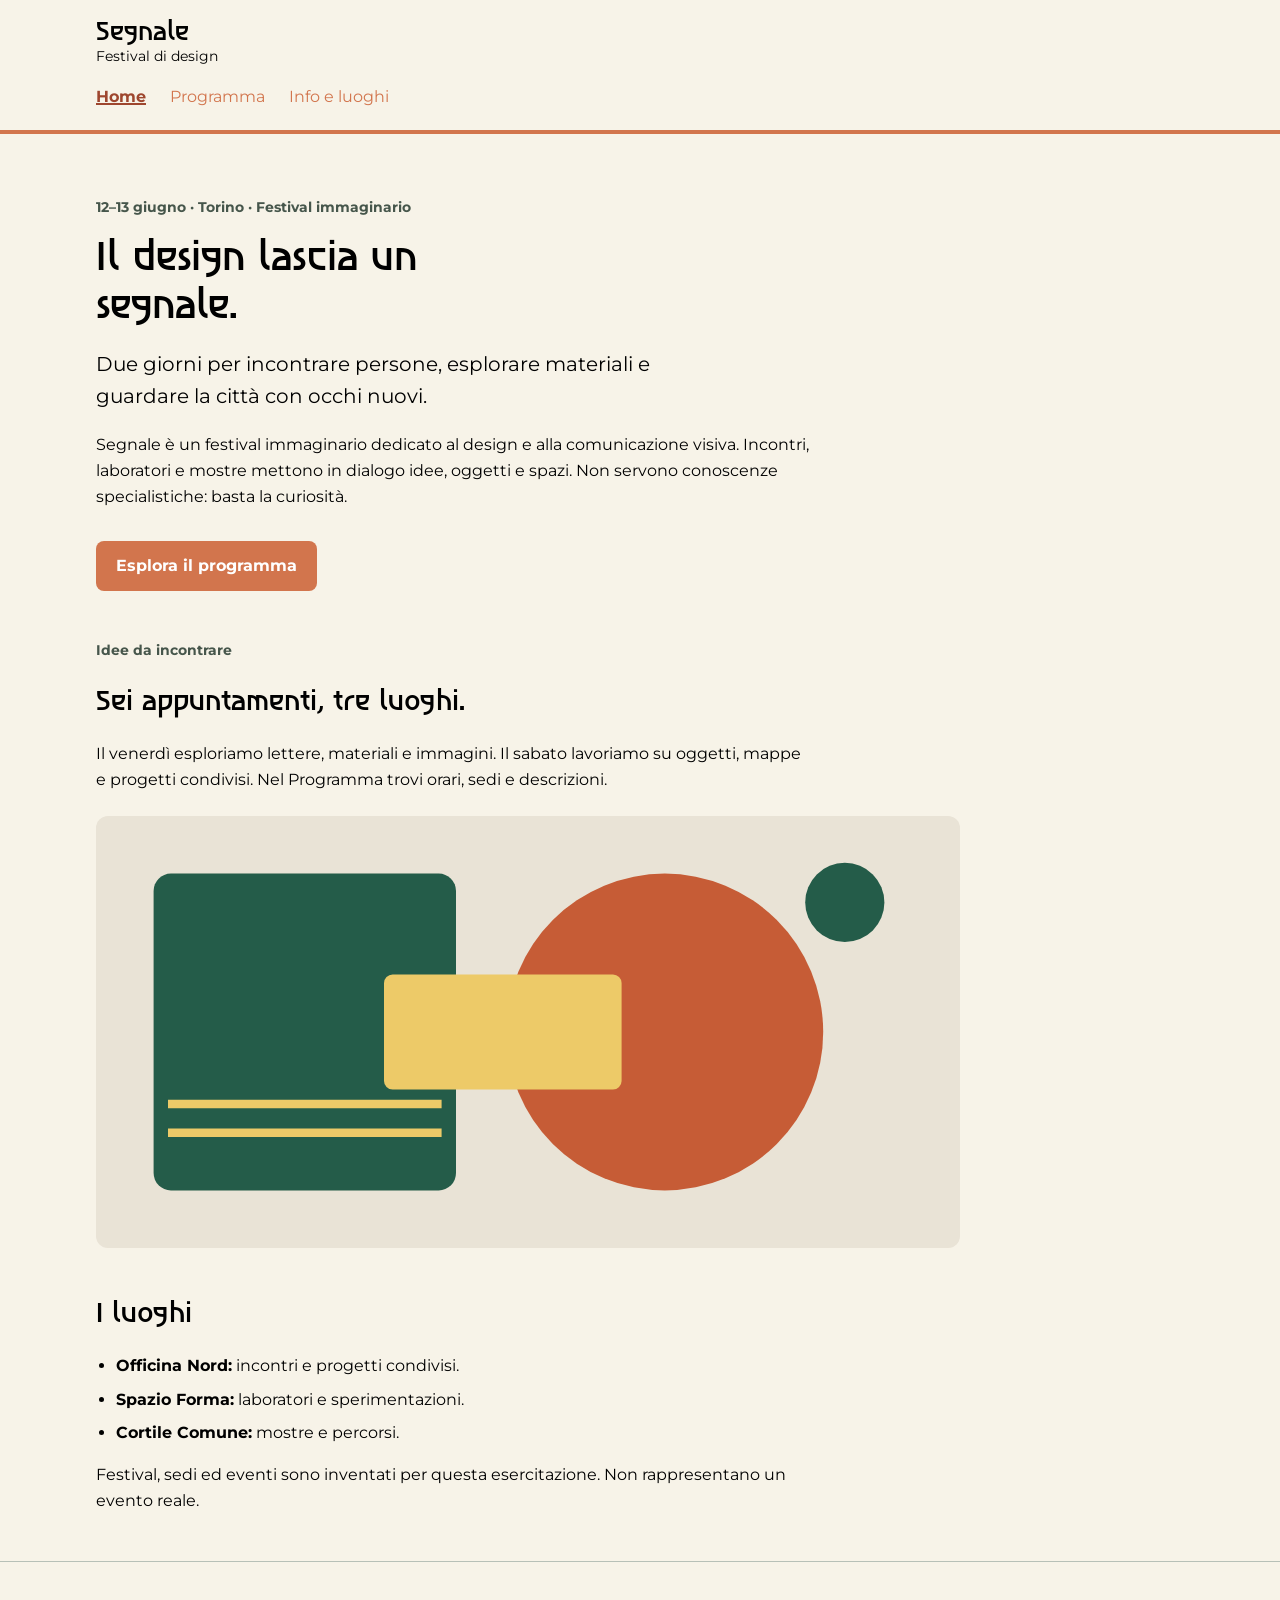
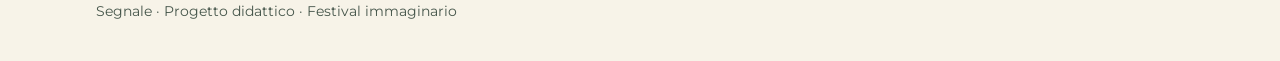
<file: index.html>
<!doctype html>
<html lang="it">
<head>
  <meta charset="utf-8">
  <meta name="viewport" content="width=device-width, initial-scale=1">
  <title>Segnale — Festival di design</title>
  <link rel="preconnect" href="https://fonts.googleapis.com">
  <link rel="preconnect" href="https://fonts.gstatic.com" crossorigin>
  <link href="https://fonts.googleapis.com/css2?family=Asimovian&family=Montserrat:wght@400;600;700&display=swap" rel="stylesheet">
  <link rel="stylesheet" href="style.css">
</head>
<body>
  <a class="skip-link" href="#contenuto">Vai al contenuto</a>
  <header class="site-header">
    <div class="container">
      <a class="brand" href="index.html">Segnale<span>Festival di design</span></a>
      <nav aria-label="Navigazione principale">
        <a href="index.html" aria-current="page">Home</a>
        <!-- Da completare: collegare questa voce alla pagina Programma. -->
        <a href="programma.html">Programma</a>
        <a href="info.html">Info e luoghi</a>
      </nav>
    </div>
  </header>

  <main id="contenuto" class="container">
    <section class="intro" aria-labelledby="titolo-home">
      <p class="eyebrow">12–13 giugno · Torino · Festival immaginario</p>
      <h1 id="titolo-home">Il design lascia un segnale.</h1>
      <p class="lead">Due giorni per incontrare persone, esplorare materiali e guardare la città con occhi nuovi.</p>
      <p class="reading-text">Segnale è un festival immaginario dedicato al design e alla comunicazione visiva. Incontri, laboratori e mostre mettono in dialogo idee, oggetti e spazi. Non servono conoscenze specialistiche: basta la curiosità.</p>
      <!-- Da completare: anche questo collegamento deve aprire il Programma. -->
      <a class="button-link" href="programma.html">Esplora il programma</a>
    </section>

    <section class="content-section" aria-labelledby="titolo-festival">
      <p class="eyebrow">Idee da incontrare</p>
      <h2 id="titolo-festival">Sei appuntamenti, tre luoghi.</h2>
      <p class="reading-text">Il venerdì esploriamo lettere, materiali e immagini. Il sabato lavoriamo su oggetti, mappe e progetti condivisi. Nel Programma trovi orari, sedi e descrizioni.</p>
      <img class="festival-image" src="assets/festival.svg" alt="Composizione geometrica di cerchi e rettangoli nei colori del festival" width="1200" height="600">
    </section>

    <section class="content-section" aria-labelledby="titolo-luoghi">
      <h2 id="titolo-luoghi">I luoghi</h2>
      <ul class="venues">
        <li><strong>Officina Nord:</strong> incontri e progetti condivisi.</li>
        <li><strong>Spazio Forma:</strong> laboratori e sperimentazioni.</li>
        <li><strong>Cortile Comune:</strong> mostre e percorsi.</li>
      </ul>
      <p class="reading-text">Festival, sedi ed eventi sono inventati per questa esercitazione. Non rappresentano un evento reale.</p>
    </section>
  </main>

  <footer class="site-footer"><div class="container"><p>Segnale · Progetto didattico · Festival immaginario</p></div></footer>
</body>
</html>
</file>
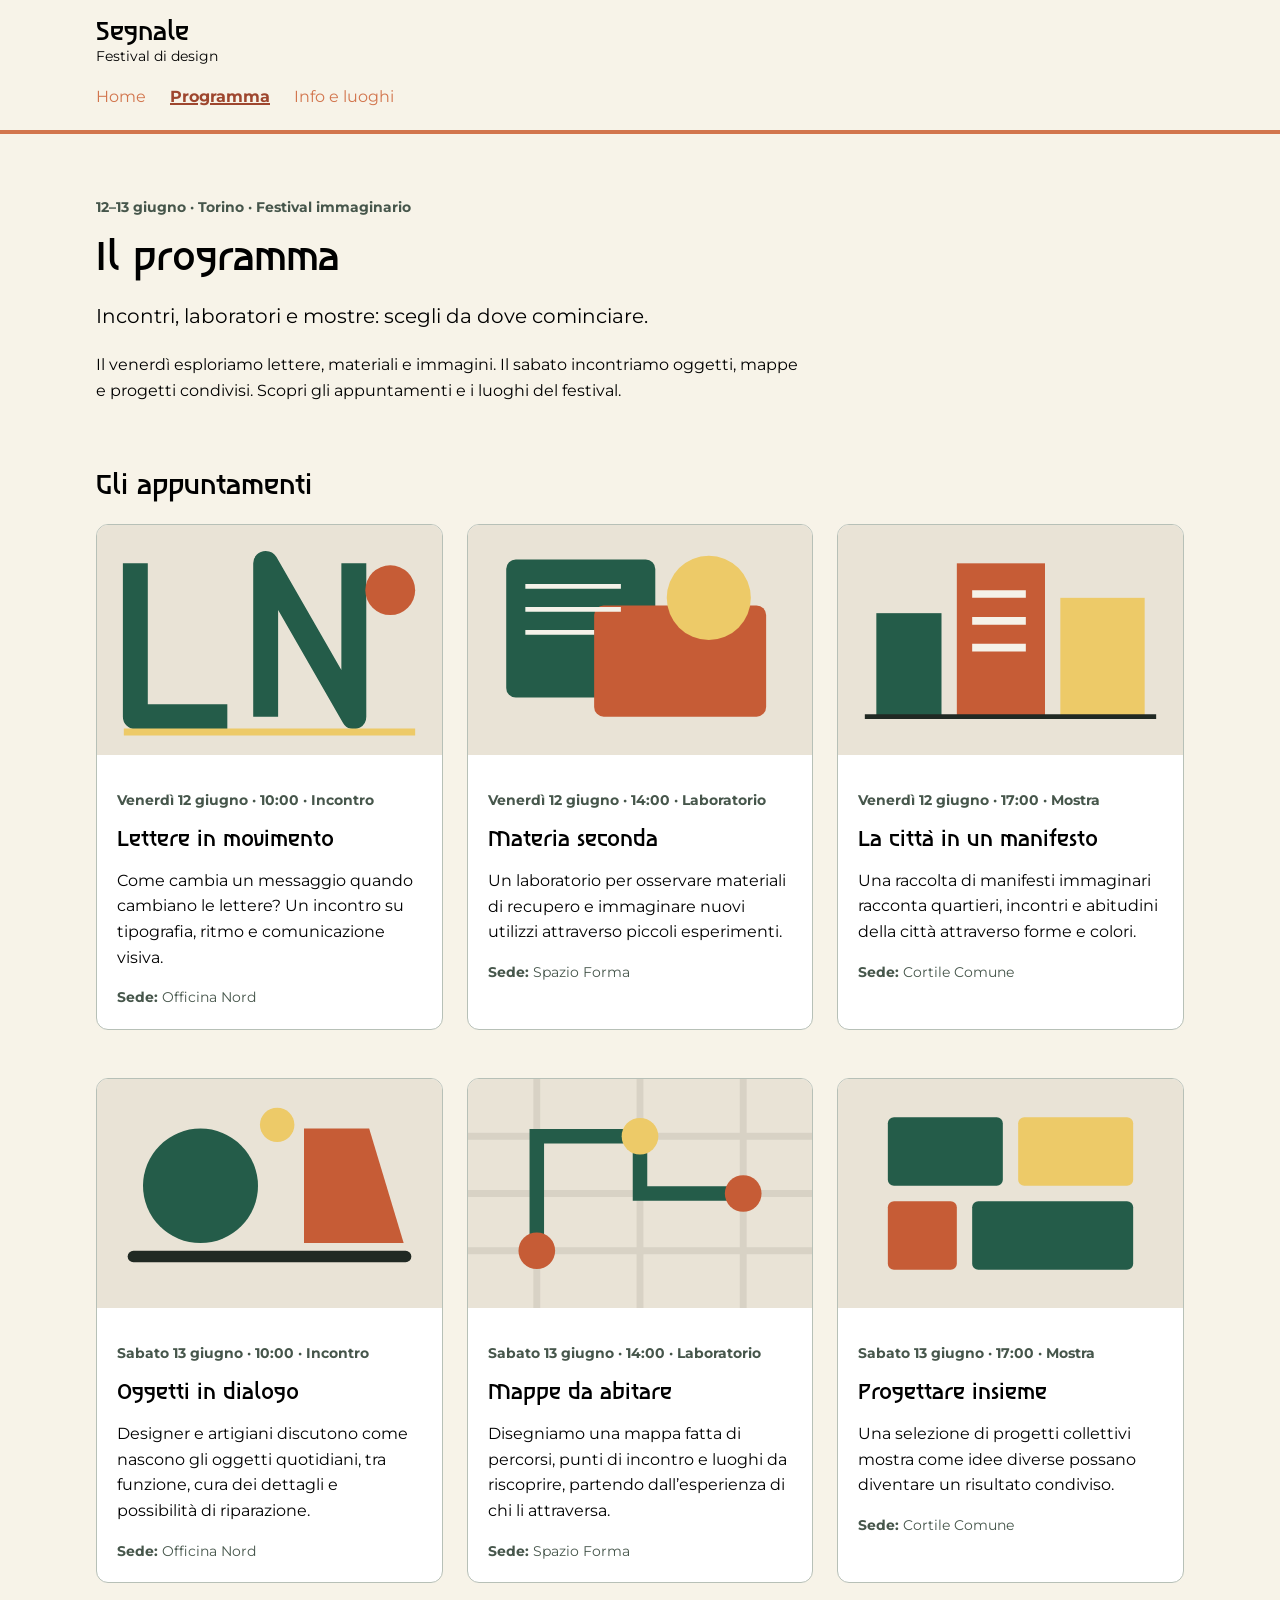
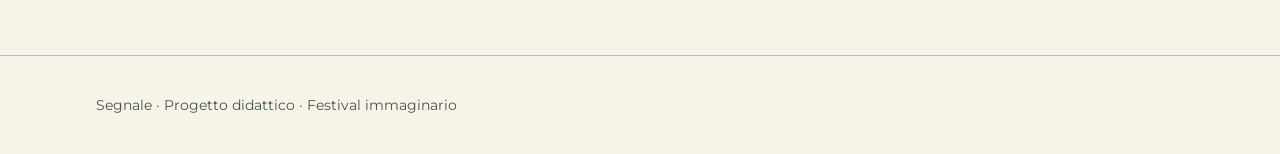
<file: programma.html>
<!doctype html>
<html lang="it">
<head>
  <meta charset="utf-8">
  <meta name="viewport" content="width=device-width, initial-scale=1">
  <title>Programma — Segnale</title>
  <link rel="preconnect" href="https://fonts.googleapis.com">
  <link rel="preconnect" href="https://fonts.gstatic.com" crossorigin>
  <link href="https://fonts.googleapis.com/css2?family=Asimovian&family=Montserrat:wght@400;600;700&display=swap" rel="stylesheet">
  <link rel="stylesheet" href="style.css">
</head>
<body>
  <a class="skip-link" href="#contenuto">Vai al contenuto</a>
  <header class="site-header">
    <div class="container">
      <a class="brand" href="index.html">Segnale<span>Festival di design</span></a>
      <nav aria-label="Navigazione principale">
        <!-- Da completare: collegare questa voce alla Home. -->
        <a href="index.html">Home</a>
        <a href="programma.html" aria-current="page">Programma</a>
        <a href="info.html">Info e luoghi</a>
      </nav>
    </div>
  </header>

  <main id="contenuto" class="container">
    <section class="intro" aria-labelledby="titolo-programma">
      <p class="eyebrow">12–13 giugno · Torino · Festival immaginario</p>
      <h1 id="titolo-programma">Il programma</h1>
      <p class="lead">Incontri, laboratori e mostre: scegli da dove cominciare.</p>
      <p class="reading-text">Il venerdì esploriamo lettere, materiali e immagini. Il sabato incontriamo oggetti, mappe e progetti condivisi. Scopri gli appuntamenti e i luoghi del festival.</p>
    </section>

    <section class="content-section" aria-labelledby="titolo-eventi">
      <h2 id="titolo-eventi">Gli appuntamenti</h2>
      <div class="event-grid">
        <article class="event-card">
          <img src="assets/lettere-in-movimento.svg" alt="Lettere geometriche disposte su una griglia" width="900" height="600">
          <div class="event-body">
            <p class="event-meta">Venerdì 12 giugno · 10:00 · Incontro</p>
            <h3>Lettere in movimento</h3>
            <p>Come cambia un messaggio quando cambiano le lettere? Un incontro su tipografia, ritmo e comunicazione visiva.</p>
            <p class="event-place"><strong>Sede:</strong> Officina Nord</p>
          </div>
        </article>
        <article class="event-card">
          <img src="assets/materia-seconda.svg" alt="Forme sovrapposte che richiamano campioni di materiali" width="900" height="600">
          <div class="event-body">
            <p class="event-meta">Venerdì 12 giugno · 14:00 · Laboratorio</p>
            <h3>Materia seconda</h3>
            <p>Un laboratorio per osservare materiali di recupero e immaginare nuovi utilizzi attraverso piccoli esperimenti.</p>
            <p class="event-place"><strong>Sede:</strong> Spazio Forma</p>
          </div>
        </article>
        <article class="event-card">
  <img src="assets/citta-manifesto.svg" alt="Rettangoli colorati compongono una città astratta." width="900" height="600">
  <div class="event-body">
    <p class="event-meta">Venerdì 12 giugno · 17:00 · Mostra</p>
    <h3>La città in un manifesto</h3>
    <p>Una raccolta di manifesti immaginari racconta quartieri, incontri e abitudini della città attraverso forme e colori.</p>
    <p class="event-place"><strong>Sede:</strong> Cortile Comune</p>
  </div>
</article>

<article class="event-card">
  <img src="assets/oggetti-dialogo.svg" alt="Due forme geometriche si fronteggiano sopra una linea comune." width="900" height="600">
  <div class="event-body">
    <p class="event-meta">Sabato 13 giugno · 10:00 · Incontro</p>
    <h3>Oggetti in dialogo</h3>
    <p>Designer e artigiani discutono come nascono gli oggetti quotidiani, tra funzione, cura dei dettagli e possibilità di riparazione.</p>
    <p class="event-place"><strong>Sede:</strong> Officina Nord</p>
  </div>
</article>

<article class="event-card">
  <img src="assets/mappe-abitare.svg" alt="Un percorso collega tre punti su una mappa geometrica." width="900" height="600">
  <div class="event-body">
    <p class="event-meta">Sabato 13 giugno · 14:00 · Laboratorio</p>
    <h3>Mappe da abitare</h3>
    <p>Disegniamo una mappa fatta di percorsi, punti di incontro e luoghi da riscoprire, partendo dall’esperienza di chi li attraversa.</p>
    <p class="event-place"><strong>Sede:</strong> Spazio Forma</p>
  </div>
</article>

<article class="event-card">
  <img src="assets/progettare-insieme.svg" alt="Moduli di colori diversi si incastrano in una composizione comune." width="900" height="600">
  <div class="event-body">
    <p class="event-meta">Sabato 13 giugno · 17:00 · Mostra</p>
    <h3>Progettare insieme</h3>
    <p>Una selezione di progetti collettivi mostra come idee diverse possano diventare un risultato condiviso.</p>
    <p class="event-place"><strong>Sede:</strong> Cortile Comune</p>
  </div>
</article>

      </div>
    </section>
  </main>

  <footer class="site-footer"><div class="container"><p>Segnale · Progetto didattico · Festival immaginario</p></div></footer>
</body>
</html>
</file>
<file: style.css>
/* Stile iniziale: tipografia, colori e variabili CSS sono già predisposti.
   Lavoreremo su collegamenti, CSS condiviso e disposizione delle schede. */

/* Scelte comuni: ogni regola usa var() per richiamarne il valore. */
:root {
  --colore-primario: #d2754d;
  --colore-primario-scuro: #9e462e;
  --colore-sfondo: #f7f3e8;
  --colore-testo: #000000;
  --font-testo: "Montserrat", Helvetica, sans-serif;
  --font-titoli: "Asimovian", sans-serif;
}

* {
  box-sizing: border-box;
}

body {
  margin: 0;
  background: var(--colore-sfondo);
  color: var(--colore-testo);
  font-family: var(--font-testo);
  font-size: 1rem;
  line-height: 1.6;
}

a {
  color: var(--colore-primario);
}

a:hover {
  text-decoration-thickness: 3px;
}

a:focus-visible {
  outline: 3px solid var(--colore-testo);
  outline-offset: 4px;
}

.container {
  width: 92%;
  max-width: 68rem;
  margin: 0 auto;
}

.site-header {
  position: sticky;
  top: 0;
  z-index: 1000;
  padding: 0.75rem 0;
  background: var(--colore-sfondo);
  border-bottom: 4px solid var(--colore-primario);
}

.brand {
  display: inline-block;
  color: var(--colore-testo);
  font-family: var(--font-titoli);
  font-size: 1.65rem;
  font-weight: 400;
  line-height: 1.15;
  text-decoration: none;
}

.brand span {
  display: block;
  margin-top: 0.15rem;
  font-family: var(--font-testo);
  font-size: 0.85rem;
  font-weight: 400;
}

nav {
  display: flex;
  flex-direction: column;
  gap: 0.2rem;
  margin-top: 0.6rem;
}

nav a {
  display: block;
  padding: 0.2rem 0;
  text-decoration: none;
}

nav a:hover {
  text-decoration: underline;
  text-decoration-thickness: 2px;
}

nav a[aria-current="page"] {
  font-weight: 700;
  color: var(--colore-primario-scuro);
  text-decoration: underline;
  text-decoration-thickness: 2px;
}

@media (min-width: 600px) {
  .site-header {
    padding: 1rem 0;
  }

  nav {
    flex-direction: row;
    align-items: center;
    gap: 1.5rem;
    margin-top: 0.75rem;
  }

  nav a {
    display: inline-block;
    padding: 0.25rem 0;
  }
}

.intro {
  padding: 3rem 0 1rem;
}

.eyebrow,
.event-meta {
  color: #46564b;
  font-size: 0.875rem;
  font-weight: bold;
}

h1,
h2,
h3 {
  font-family: var(--font-titoli);
  font-weight: 400;
  line-height: 1.2;
}

h1 {
  max-width: 18ch;
  margin: 0.75rem 0 1.25rem;
  font-size: 2.5rem;
}

h2 {
  font-size: 1.75rem;
}

h3 {
  margin: 0.5rem 0 0.75rem;
  font-size: 1.375rem;
}

.lead {
  max-width: 48ch;
  font-size: 1.25rem;
}

.reading-text {
  max-width: 65ch;
}

.button-link {
  display: inline-block;
  margin-top: 1rem;
  padding: 0.75rem 1.25rem;
  border-radius: 0.5rem;
  background: var(--colore-primario);
  color: #ffffff;
  font-weight: bold;
  text-decoration: none;
}

.button-link:hover {
  background: var(--colore-primario-scuro);
}

.content-section {
  margin: 2rem 0 3rem;
}

.festival-image {
  display: block;
  width: 100%;
  max-width: 54rem;
  height: auto;
  margin-top: 1.5rem;
  border-radius: 0.75rem;
}

.venues {
  padding-left: 1.25rem;
}

.venues li {
  margin-bottom: 0.5rem;
}

.event-grid {
  display: grid;
  grid-template-columns: repeat(2, minmax(0, 1fr));
  gap: 1.5rem;
}

.event-card {
  margin-bottom: 0;
}

.event-card {
  margin-bottom: 1.5rem;
  overflow: hidden;
  border: 1px solid #b7c0b7;
  border-radius: 0.75rem;
  background: #ffffff;
}

.event-card img {
  display: block;
  width: 100%;
  height: auto;
}

.event-body {
  padding: 1.25rem;
}

.event-body p:last-child {
  margin-bottom: 0;
}

.event-place {
  color: #46564b;
  font-size: 0.875rem;
}

.site-footer {
  padding: 1.5rem 0;
  border-top: 1px solid #b7c0b7;
  color: #46564b;
  font-size: 0.875rem;
}

.skip-link {
  position: absolute;
  top: -6rem;
  left: 1rem;
  z-index: 1100;
  padding: 0.75rem 1rem;
  background: #ffffff;
  color: var(--colore-testo);
}

.skip-link:focus {
  top: 1rem;
}

@media (max-width: 600px) {
  .event-grid {
    grid-template-columns: 1fr;
  }
}

@media (min-width: 1024px) {
  .event-grid {
    grid-template-columns: repeat(3, minmax(0, 1fr));
  }
}
.luoghi-swiper {
  position: relative;
  z-index: 1;
  width: 100%;
  overflow: hidden;
}

.luoghi-swiper .swiper-slide {
  margin: 0;
  min-width: 0;
  overflow: hidden;
  border: 1px solid #b7c0b7;
  border-radius: 0.75rem;
  background: #fff;
}

.luoghi-swiper img {
  display: block;
  width: 100%;
  max-height: 32rem;
  object-fit: cover;
}

.luoghi-swiper figcaption {
  padding: 1rem 0;
}

.swiper-controls {
  position: absolute;
  right: 1rem;
  bottom: 1rem;
  left: 1rem;
  display: flex;
  justify-content: space-between;
  gap: 1rem;
  margin-top: 0;
}

.luoghi-swiper .swiper-slide {
  position: relative;
  padding-bottom: 4.5rem;
}


.luoghi-swiper .swiper-button-prev,
.luoghi-swiper .swiper-button-next {
  position: static;
  inset: auto;
  transform: none;
  width: 2.75rem;
  height: 2.75rem;
  margin: 0;
  border: 2px solid var(--colore-primario-scuro);
  border-radius: 0.4rem;
  background: var(--colore-primario-scuro);
  color: #fff;
}


.luoghi-swiper .swiper-button-prev::after,
.luoghi-swiper .swiper-button-next::after {
  font-size: 1rem;
}

.luoghi-swiper .swiper-button-prev:focus-visible,
.luoghi-swiper .swiper-button-next:focus-visible {
  outline: 3px solid var(--colore-testo);
  outline-offset: 3px;
}

.mappa-container {
  position: relative;
  z-index: 1;
  width: 100%;
}

.mappa-container iframe {
  display: block;
  width: 100%;
  height: 28rem;
  border: 0;
}

.indirizzi li {
  margin-bottom: 0.75rem;
}
</file>
